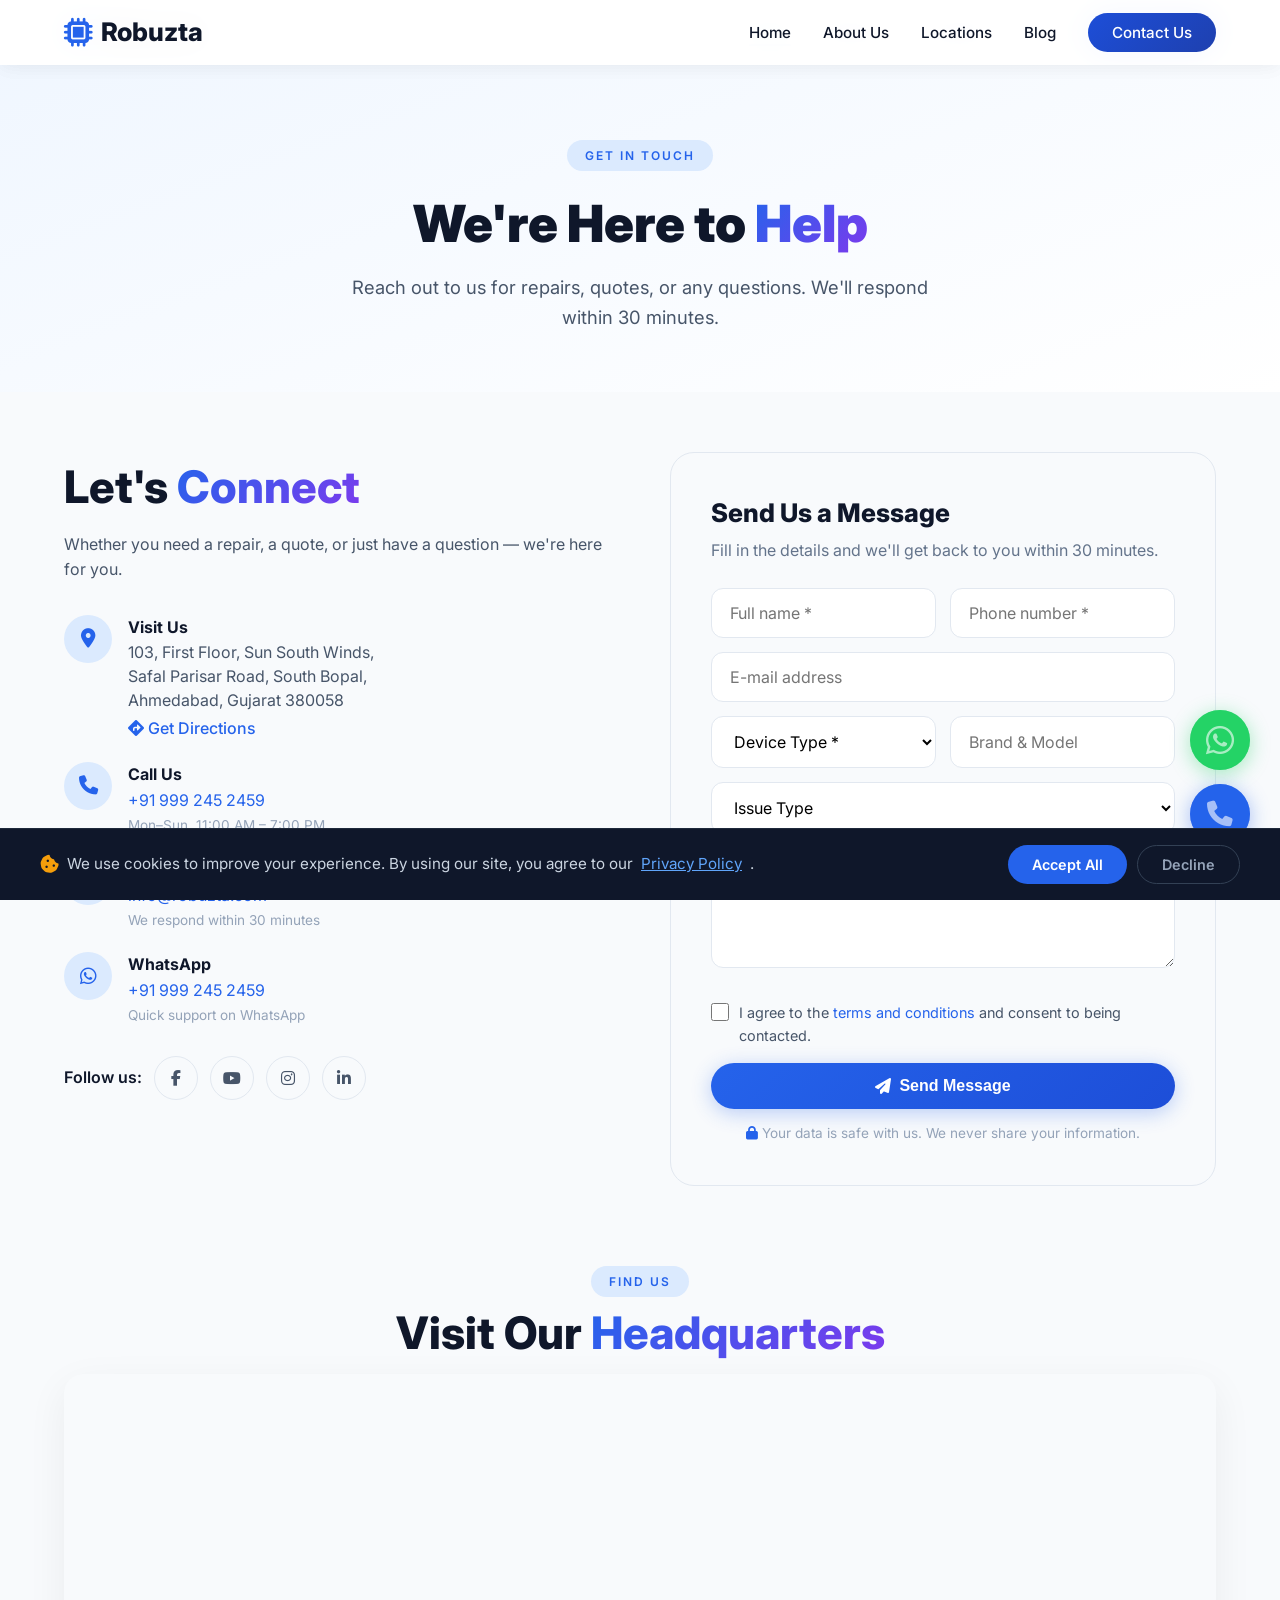
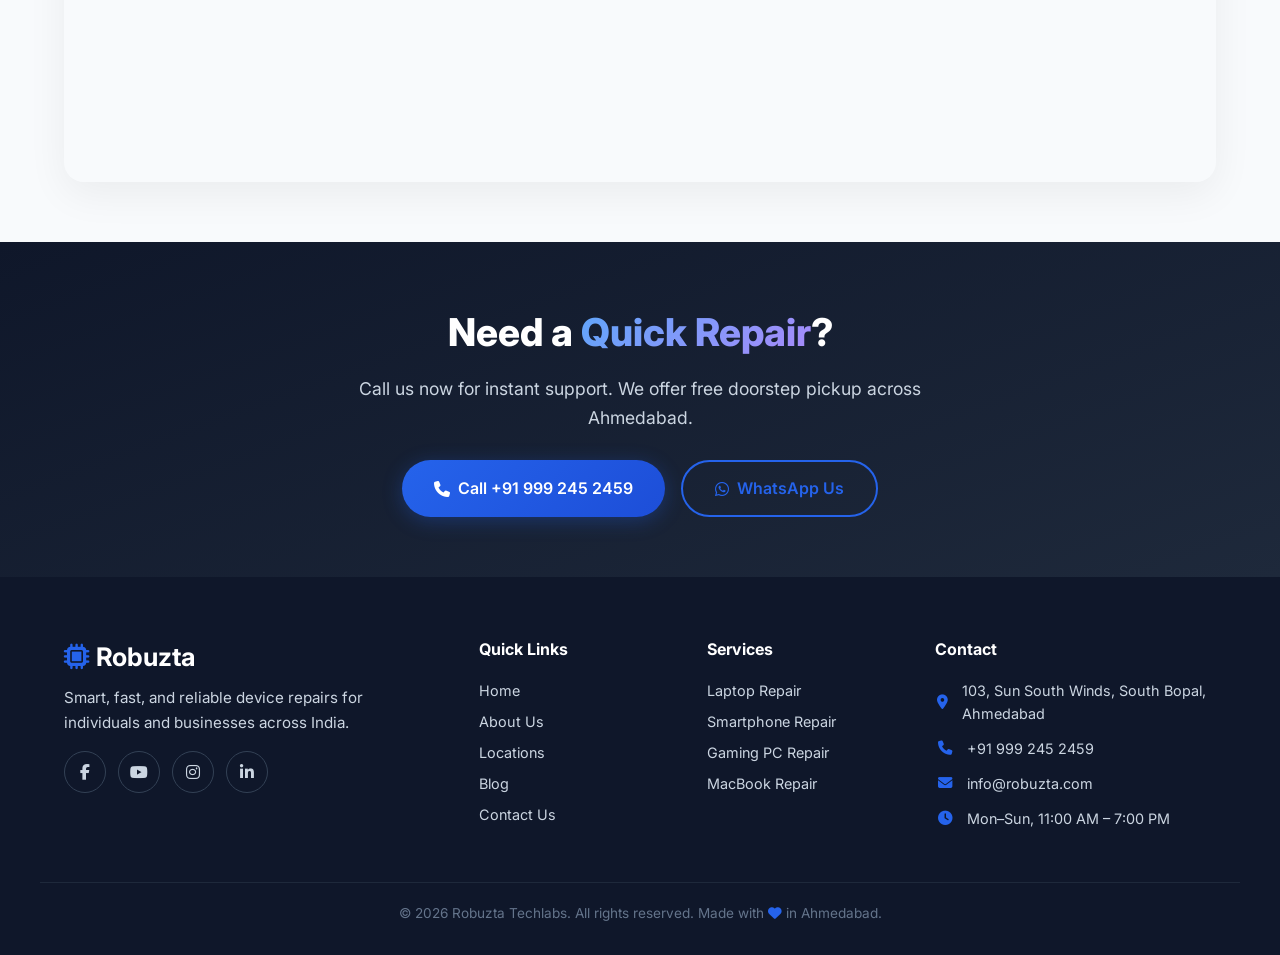
<file: contact.html>
<!DOCTYPE html>
<html lang="en">
<head>
    <meta charset="UTF-8" />
    <meta name="viewport" content="width=device-width, initial-scale=1.0" />
    <title>Contact Us - Robuzta Techlabs | Book Your Device Repair</title>
    <meta name="description" content="Contact Robuzta Techlabs for expert laptop, mobile, and MacBook repair. Call +91 999 245 2459, email info@robuzta.com, or visit us in Ahmedabad." />
    <link rel="canonical" href="https://robuzta.com/contact-us/" />
    
    <meta property="og:title" content="Contact Us - Robuzta Techlabs" />
    <meta property="og:description" content="Contact Robuzta Techlabs for expert device repair. Call +91 999 245 2459 or visit us in Ahmedabad." />
    <meta property="og:url" content="https://robuzta.com/contact-us/" />
    <meta property="og:type" content="website" />
    <meta property="og:image" content="https://robuzta.com/wp-content/uploads/2025/07/Robuzta-Logo-1024x281.png" />
    
    <script type="application/ld+json">
    {
        "@context": "https://schema.org",
        "@type": "ContactPage",
        "name": "Contact Robuzta Techlabs",
        "description": "Contact Robuzta Techlabs for expert device repair services.",
        "url": "https://robuzta.com/contact-us/",
        "mainEntity": {
            "@type": "Organization",
            "name": "Robuzta Techlabs",
            "telephone": "+91-999-245-2459",
            "email": "info@robuzta.com",
            "address": {
                "@type": "PostalAddress",
                "streetAddress": "103, First Floor, Sun South Winds, Safal Parisar Road",
                "addressLocality": "South Bopal, Ahmedabad",
                "addressRegion": "Gujarat",
                "postalCode": "380058"
            }
        }
    }
    </script>
    
    <link rel="preconnect" href="https://fonts.googleapis.com" />
    <link rel="preconnect" href="https://fonts.gstatic.com" crossorigin />
    <link href="https://fonts.googleapis.com/css2?family=Inter:wght@400;500;600;700;800;900&display=swap" rel="stylesheet" />
    <link rel="stylesheet" href="https://cdnjs.cloudflare.com/ajax/libs/font-awesome/6.5.1/css/all.min.css" />
    <link rel="stylesheet" href="css/style.css" />
</head>
<body>
<!-- ===== FLOATING WHATSAPP BUTTON ===== -->
    <a href="https://wa.me/919992452459" target="_blank" class="whatsapp-float" aria-label="Chat on WhatsApp">
        <i class="fab fa-whatsapp"></i>
    </a>

    <!-- ===== FLOATING CALL BUTTON ===== -->
    <a href="tel:+919992452459" class="call-float" aria-label="Call us">
        <i class="fas fa-phone"></i>
    </a>

    <!-- ===== BACK TO TOP BUTTON ===== -->
    <button class="back-to-top" id="backToTop" aria-label="Back to top">
        <i class="fas fa-arrow-up"></i>
    </button>

    <!-- ===== COOKIE CONSENT BANNER ===== -->
    <div class="cookie-banner" id="cookieBanner">
        <div class="cookie-content">
            <p><i class="fas fa-cookie-bite"></i> We use cookies to improve your experience. By using our site, you agree to our <a href="#">Privacy Policy</a>.</p>
            <div class="cookie-actions">
                <button class="cookie-btn accept" id="acceptCookies">Accept All</button>
                <button class="cookie-btn decline" id="declineCookies">Decline</button>
            </div>
        </div>
    </div>

    <!-- ===== SCROLL PROGRESS BAR ===== -->
    <div class="progress-bar" id="progressBar"></div>
    <!-- ===== HEADER ===== -->
    <header class="header" id="header">
        <div class="container navbar">
            <a href="index.html" class="logo">
                <i class="fas fa-microchip"></i>
                <span>Robuzta</span>
            </a>
            <ul class="nav-links" id="navLinks">
                <li><a href="index.html" class="active">Home</a></li>
                <li><a href="about.html">About Us</a></li>
                <li><a href="locations.html">Locations</a></li>
                <li><a href="blog.html">Blog</a></li>
                <li><a href="contact.html" class="nav-cta">Contact Us</a></li>
            </ul>
            <div class="hamburger" id="hamburger">
                <span></span>
                <span></span>
                <span></span>
            </div>
        </div>
    </header>
    <!-- ===== HEADER ===== -->
    <header class="header" id="header">
        <div class="container navbar">
            <a href="index.html" class="logo">
                <i class="fas fa-microchip"></i>
                <span>Robuzta</span>
            </a>
            <ul class="nav-links" id="navLinks">
                <li><a href="index.html">Home</a></li>
                <li><a href="about.html">About Us</a></li>
                <li><a href="locations.html">Locations</a></li>
                <li><a href="blog.html">Blog</a></li>
                <li><a href="contact.html" class="nav-cta active">Contact Us</a></li>
            </ul>
            <div class="hamburger" id="hamburger">
                <span></span>
                <span></span>
                <span></span>
            </div>
        </div>
    </header>

    <!-- ===== PAGE HERO ===== -->
    <section class="page-hero">
        <div class="container text-center">
            <span class="section-badge">Get in Touch</span>
            <h1>We're Here to <span class="highlight">Help</span></h1>
            <p>Reach out to us for repairs, quotes, or any questions. We'll respond within 30 minutes.</p>
        </div>
    </section>

    <!-- ===== CONTACT SECTION ===== -->
    <section class="contact-page">
        <div class="container">
            <div class="contact-grid-full">
                <!-- Left: Contact Info -->
                <div class="contact-info-block fade-up">
                    <h2>Let's <span class="highlight">Connect</span></h2>
                    <p class="contact-intro">Whether you need a repair, a quote, or just have a question — we're here for you.</p>
                    
                    <div class="contact-details">
                        <div class="contact-item">
                            <div class="contact-icon"><i class="fas fa-map-marker-alt"></i></div>
                            <div>
                                <strong>Visit Us</strong>
                                <p>103, First Floor, Sun South Winds,</p>
                                <p>Safal Parisar Road, South Bopal,</p>
                                <p>Ahmedabad, Gujarat 380058</p>
                                <a href="https://www.google.com/maps/search/?api=1&query=23.015813,72.468464" target="_blank" style="color:#2563eb; font-weight:500; display:inline-block; margin-top:4px;">
                                    <i class="fas fa-directions"></i> Get Directions
                                </a>
                            </div>
                        </div>
                        <div class="contact-item">
                            <div class="contact-icon"><i class="fas fa-phone"></i></div>
                            <div>
                                <strong>Call Us</strong>
                                <p><a href="tel:+919992452459">+91 999 245 2459</a></p>
                                <span style="font-size:0.85rem; color:#94a3b8;">Mon–Sun, 11:00 AM – 7:00 PM</span>
                            </div>
                        </div>
                        <div class="contact-item">
                            <div class="contact-icon"><i class="fas fa-envelope"></i></div>
                            <div>
                                <strong>Email Us</strong>
                                <p><a href="mailto:info@robuzta.com">info@robuzta.com</a></p>
                                <span style="font-size:0.85rem; color:#94a3b8;">We respond within 30 minutes</span>
                            </div>
                        </div>
                        <div class="contact-item">
                            <div class="contact-icon"><i class="fab fa-whatsapp"></i></div>
                            <div>
                                <strong>WhatsApp</strong>
                                <p><a href="https://wa.me/919992452459" target="_blank">+91 999 245 2459</a></p>
                                <span style="font-size:0.85rem; color:#94a3b8;">Quick support on WhatsApp</span>
                            </div>
                        </div>
                    </div>

                    <div class="contact-social">
                        <span>Follow us:</span>
                        <a href="https://www.facebook.com/robuztatechlabs/" target="_blank" aria-label="Facebook"><i class="fab fa-facebook-f"></i></a>
                        <a href="https://www.youtube.com/@robuztatechlabs/" target="_blank" aria-label="YouTube"><i class="fab fa-youtube"></i></a>
                        <a href="https://www.instagram.com/robuztatechlabs/" target="_blank" aria-label="Instagram"><i class="fab fa-instagram"></i></a>
                        <a href="https://in.linkedin.com/company/robuzta-techlabs" target="_blank" aria-label="LinkedIn"><i class="fab fa-linkedin-in"></i></a>
                    </div>
                </div>

                <!-- Right: Contact Form -->
                <div class="contact-form-block fade-up delay-2">
                    <h3>Send Us a Message</h3>
                    <p class="form-subtitle">Fill in the details and we'll get back to you within 30 minutes.</p>
                    <form id="contactForm">
                        <div class="row">
                            <input type="text" placeholder="Full name *" required />
                            <input type="tel" placeholder="Phone number *" required />
                        </div>
                        <input type="email" placeholder="E-mail address" />
                        <div class="row">
                            <select required>
                                <option value="">Device Type *</option>
                                <option>Laptop</option>
                                <option>MacBook</option>
                                <option>iPhone</option>
                                <option>Mobile (Android)</option>
                                <option>Tablet</option>
                                <option>Desktop / Gaming PC</option>
                                <option>Microsoft Surface</option>
                                <option>Other</option>
                            </select>
                            <input type="text" placeholder="Brand &amp; Model" />
                        </div>
                        <select>
                            <option value="">Issue Type</option>
                            <option>Screen / Display Issue</option>
                            <option>Battery Issue</option>
                            <option>Charging Issue</option>
                            <option>Water / Liquid Damage</option>
                            <option>Slow Performance</option>
                            <option>Data Recovery</option>
                            <option>Motherboard Repair</option>
                            <option>Other</option>
                        </select>
                        <textarea placeholder="Describe the issue in detail..." rows="4"></textarea>
                        <div class="form-row-checkbox">
                            <input type="checkbox" id="agree" required />
                            <label for="agree">I agree to the <a href="#" style="color:#2563eb;">terms and conditions</a> and consent to being contacted.</label>
                        </div>
                        <button type="submit" class="btn-primary"><i class="fas fa-paper-plane"></i> Send Message</button>
                    </form>
                    <p class="form-note"><i class="fas fa-lock" style="color:#2563eb;"></i> Your data is safe with us. We never share your information.</p>
                </div>
            </div>
        </div>
    </section>

    <!-- ===== MAP ===== -->
    <section class="map-section">
        <div class="container">
            <div class="text-center" style="margin-bottom: 16px;">
                <span class="section-badge">Find Us</span>
                <h2 class="section-title">Visit Our <span class="highlight">Headquarters</span></h2>
            </div>
            <div class="map-wrapper">
                <iframe 
                    src="https://www.google.com/maps/embed?pb=!1m18!1m12!1m3!1d2945.123456789!2d72.468464!3d23.015813!2m3!1f0!2f0!3f0!3m2!1i1024!2i768!4f13.1!3m3!1m2!1s0x0%3A0x0!2zMjPCsDAwJzU2LjkiTiA3MsKwMjgnMDYuNSJF!5e0!3m2!1sen!2sin!4v1234567890" 
                    width="100%" 
                    height="400" 
                    style="border:0; border-radius:20px;" 
                    allowfullscreen="" 
                    loading="lazy" 
                    referrerpolicy="no-referrer-when-downgrade">
                </iframe>
            </div>
        </div>
    </section>

    <!-- ===== CTA SECTION ===== -->
    <section class="cta-section">
        <div class="container text-center">
            <h2>Need a <span class="highlight">Quick Repair</span>?</h2>
            <p>Call us now for instant support. We offer free doorstep pickup across Ahmedabad.</p>
            <div style="display: flex; gap: 16px; justify-content: center; flex-wrap: wrap;">
                <a href="tel:+919992452459" class="btn-primary"><i class="fas fa-phone"></i> Call +91 999 245 2459</a>
                <a href="https://wa.me/919992452459" target="_blank" class="btn-secondary"><i class="fab fa-whatsapp"></i> WhatsApp Us</a>
            </div>
        </div>
    </section>

    <!-- ===== FOOTER ===== -->
    <footer class="footer">
        <div class="container footer-grid">
            <div class="footer-brand">
                <h3><i class="fas fa-microchip"></i> Robuzta</h3>
                <p>Smart, fast, and reliable device repairs for individuals and businesses across India.</p>
                <div class="footer-social">
                    <a href="https://www.facebook.com/robuztatechlabs/" target="_blank"><i class="fab fa-facebook-f"></i></a>
                    <a href="https://www.youtube.com/@robuztatechlabs/" target="_blank"><i class="fab fa-youtube"></i></a>
                    <a href="https://www.instagram.com/robuztatechlabs/" target="_blank"><i class="fab fa-instagram"></i></a>
                    <a href="https://in.linkedin.com/company/robuzta-techlabs" target="_blank"><i class="fab fa-linkedin-in"></i></a>
                </div>
            </div>
            <div class="footer-links">
                <h4>Quick Links</h4>
                <a href="index.html">Home</a>
                <a href="about.html">About Us</a>
                <a href="locations.html">Locations</a>
                <a href="blog.html">Blog</a>
                <a href="contact.html">Contact Us</a>
            </div>
            <div class="footer-links">
                <h4>Services</h4>
                <a href="index.html#services">Laptop Repair</a>
                <a href="index.html#services">Smartphone Repair</a>
                <a href="index.html#services">Gaming PC Repair</a>
                <a href="index.html#services">MacBook Repair</a>
            </div>
            <div>
                <h4 style="color:#fff; font-size:1rem; margin-bottom:16px;">Contact</h4>
                <ul class="footer-contact">
                    <li><i class="fas fa-map-marker-alt"></i> 103, Sun South Winds, South Bopal, Ahmedabad</li>
                    <li><i class="fas fa-phone"></i> <a href="tel:+919992452459">+91 999 245 2459</a></li>
                    <li><i class="fas fa-envelope"></i> <a href="mailto:info@robuzta.com">info@robuzta.com</a></li>
                    <li><i class="fas fa-clock"></i> Mon–Sun, 11:00 AM – 7:00 PM</li>
                </ul>
            </div>
        </div>
        <div class="container footer-bottom">
            <p>© 2026 Robuzta Techlabs. All rights reserved. Made with <i class="fas fa-heart" style="color:#2563eb;"></i> in Ahmedabad.</p>
        </div>
    </footer>

    <script src="js/script.js"></script>
</body>
</html>
</file>
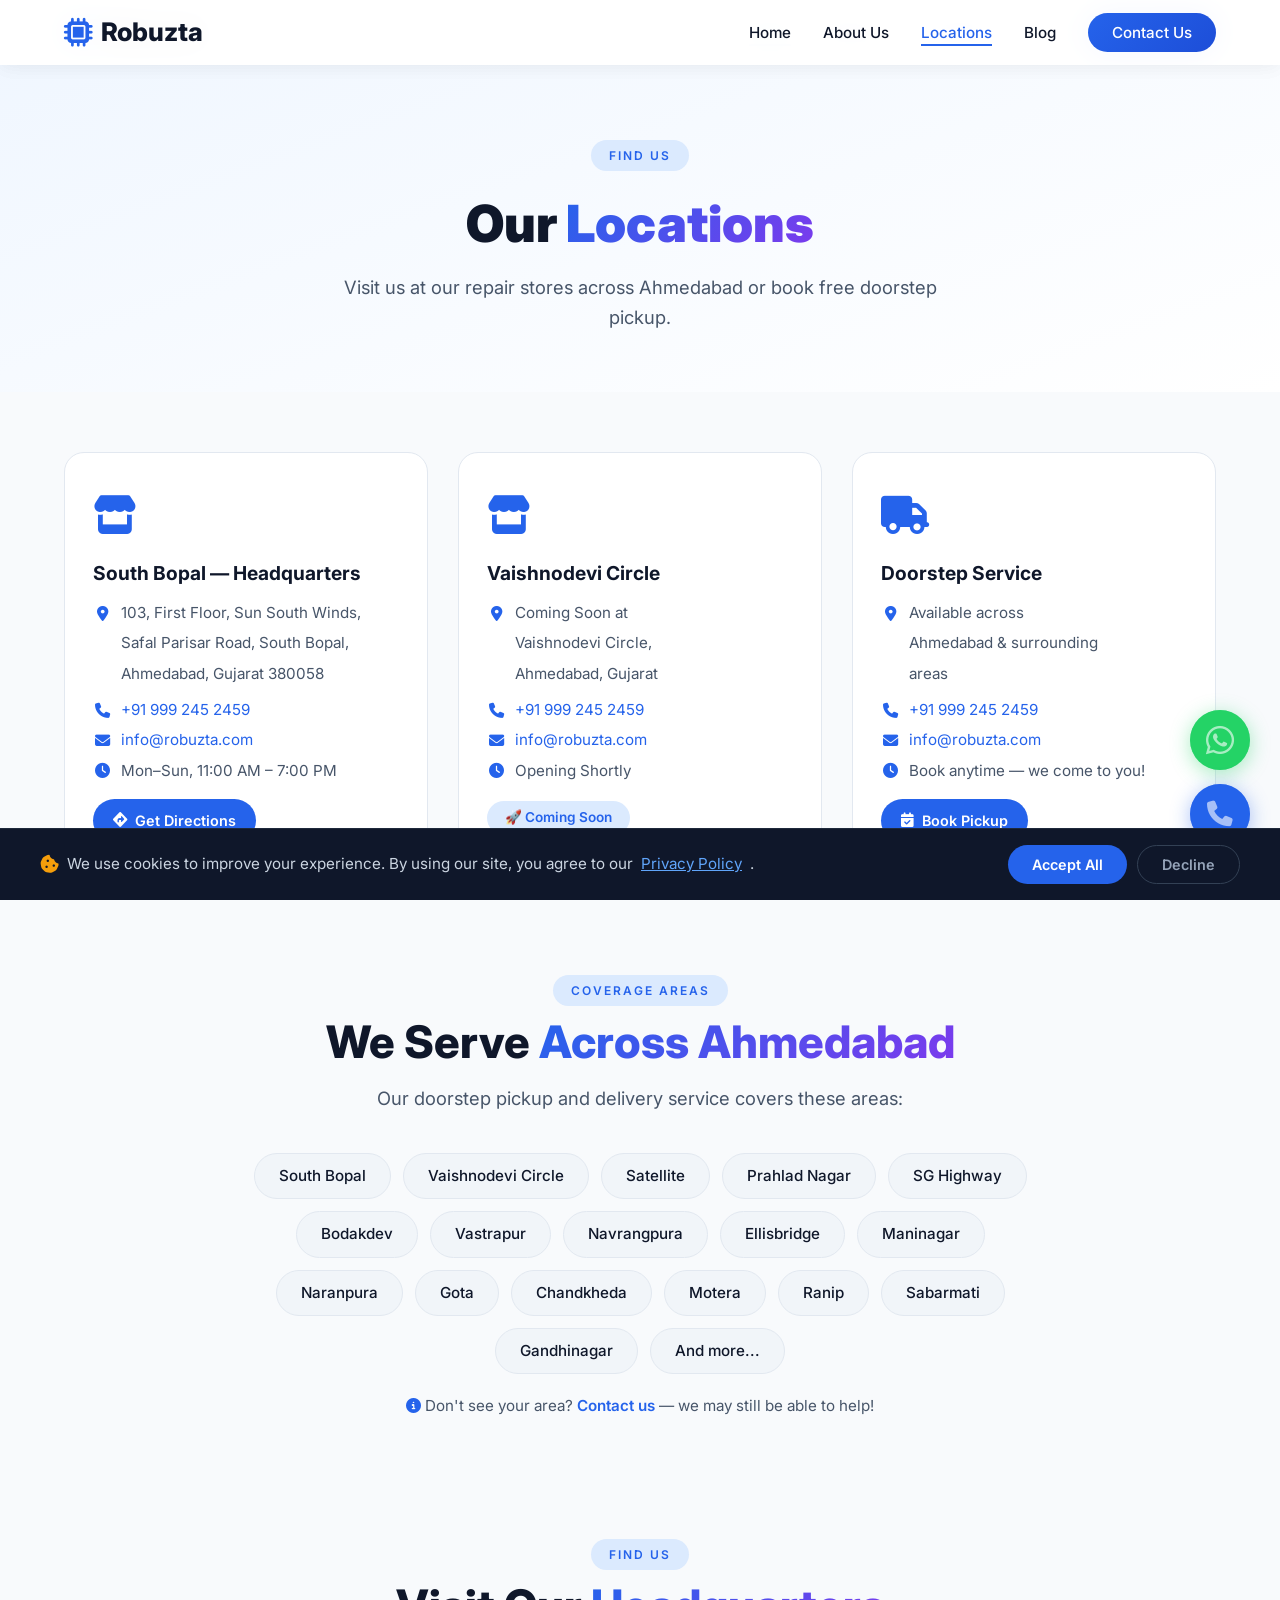
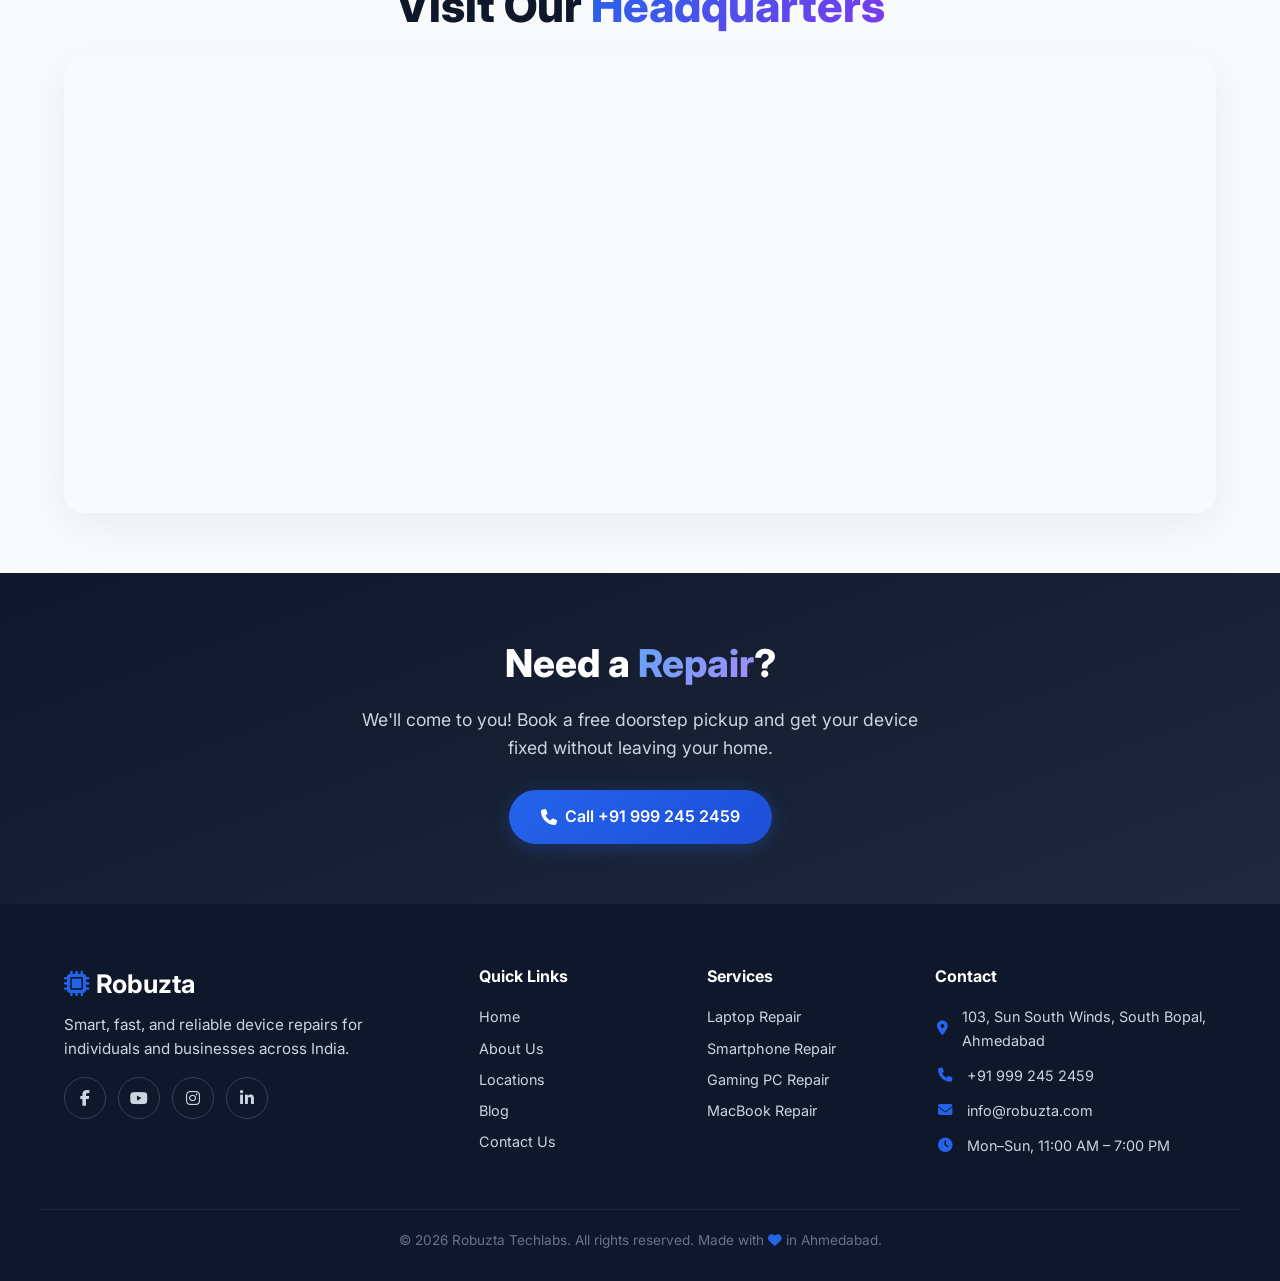
<file: locations.html>
<!DOCTYPE html>
<html lang="en">
<head>
    <meta charset="UTF-8" />
    <meta name="viewport" content="width=device-width, initial-scale=1.0" />
    <title>Locations - Robuzta Techlabs | Device Repair Stores in Ahmedabad</title>
    <meta name="description" content="Find Robuzta Techlabs repair stores in Ahmedabad. Visit our headquarters at South Bopal or book free doorstep pickup across the city." />
    <link rel="canonical" href="https://robuzta.com/locations/" />
    
    <meta property="og:title" content="Locations - Robuzta Techlabs" />
    <meta property="og:description" content="Find Robuzta Techlabs repair stores in Ahmedabad. South Bopal headquarters and free doorstep pickup." />
    <meta property="og:url" content="https://robuzta.com/locations/" />
    <meta property="og:type" content="website" />
    <meta property="og:image" content="https://robuzta.com/wp-content/uploads/2025/07/Robuzta-Logo-1024x281.png" />
    
    <script type="application/ld+json">
    {
        "@context": "https://schema.org",
        "@type": "Store",
        "name": "Robuzta Techlabs - South Bopal",
        "address": {
            "@type": "PostalAddress",
            "streetAddress": "103, First Floor, Sun South Winds, Safal Parisar Road",
            "addressLocality": "South Bopal, Ahmedabad",
            "addressRegion": "Gujarat",
            "postalCode": "380058"
        },
        "telephone": "+91-999-245-2459",
        "openingHours": "Mo-Su 11:00-19:00"
    }
    </script>
    
    <link rel="preconnect" href="https://fonts.googleapis.com" />
    <link rel="preconnect" href="https://fonts.gstatic.com" crossorigin />
    <link href="https://fonts.googleapis.com/css2?family=Inter:wght@400;500;600;700;800;900&display=swap" rel="stylesheet" />
    <link rel="stylesheet" href="https://cdnjs.cloudflare.com/ajax/libs/font-awesome/6.5.1/css/all.min.css" />
    <link rel="stylesheet" href="css/style.css" />
</head>
<body>
<!-- ===== FLOATING WHATSAPP BUTTON ===== -->
    <a href="https://wa.me/919992452459" target="_blank" class="whatsapp-float" aria-label="Chat on WhatsApp">
        <i class="fab fa-whatsapp"></i>
    </a>

    <!-- ===== FLOATING CALL BUTTON ===== -->
    <a href="tel:+919992452459" class="call-float" aria-label="Call us">
        <i class="fas fa-phone"></i>
    </a>

    <!-- ===== BACK TO TOP BUTTON ===== -->
    <button class="back-to-top" id="backToTop" aria-label="Back to top">
        <i class="fas fa-arrow-up"></i>
    </button>

    <!-- ===== COOKIE CONSENT BANNER ===== -->
    <div class="cookie-banner" id="cookieBanner">
        <div class="cookie-content">
            <p><i class="fas fa-cookie-bite"></i> We use cookies to improve your experience. By using our site, you agree to our <a href="#">Privacy Policy</a>.</p>
            <div class="cookie-actions">
                <button class="cookie-btn accept" id="acceptCookies">Accept All</button>
                <button class="cookie-btn decline" id="declineCookies">Decline</button>
            </div>
        </div>
    </div>

    <!-- ===== SCROLL PROGRESS BAR ===== -->
    <div class="progress-bar" id="progressBar"></div>
    <!-- ===== HEADER ===== -->
    <header class="header" id="header">
        <div class="container navbar">
            <a href="index.html" class="logo">
                <i class="fas fa-microchip"></i>
                <span>Robuzta</span>
            </a>
            <ul class="nav-links" id="navLinks">
                <li><a href="index.html" class="active">Home</a></li>
                <li><a href="about.html">About Us</a></li>
                <li><a href="locations.html">Locations</a></li>
                <li><a href="blog.html">Blog</a></li>
                <li><a href="contact.html" class="nav-cta">Contact Us</a></li>
            </ul>
            <div class="hamburger" id="hamburger">
                <span></span>
                <span></span>
                <span></span>
            </div>
        </div>
    </header>
    <!-- ===== HEADER ===== -->
    <header class="header" id="header">
        <div class="container navbar">
            <a href="index.html" class="logo">
                <i class="fas fa-microchip"></i>
                <span>Robuzta</span>
            </a>
            <ul class="nav-links" id="navLinks">
                <li><a href="index.html">Home</a></li>
                <li><a href="about.html">About Us</a></li>
                <li><a href="locations.html" class="active">Locations</a></li>
                <li><a href="blog.html">Blog</a></li>
                <li><a href="contact.html" class="nav-cta">Contact Us</a></li>
            </ul>
            <div class="hamburger" id="hamburger">
                <span></span>
                <span></span>
                <span></span>
            </div>
        </div>
    </header>

    <!-- ===== PAGE HERO ===== -->
    <section class="page-hero">
        <div class="container text-center">
            <span class="section-badge">Find Us</span>
            <h1>Our <span class="highlight">Locations</span></h1>
            <p>Visit us at our repair stores across Ahmedabad or book free doorstep pickup.</p>
        </div>
    </section>

    <!-- ===== LOCATIONS GRID ===== -->
    <section class="locations-page">
        <div class="container">
            <div class="locations-grid">
                <!-- Location 1: South Bopal -->
                <div class="location-card fade-up">
                    <div class="location-icon"><i class="fas fa-store"></i></div>
                    <h3>South Bopal — Headquarters</h3>
                    <div class="location-address">
                        <p><i class="fas fa-map-marker-alt"></i> 103, First Floor, Sun South Winds,</p>
                        <p style="padding-left: 28px;">Safal Parisar Road, South Bopal,</p>
                        <p style="padding-left: 28px;">Ahmedabad, Gujarat 380058</p>
                    </div>
                    <p><i class="fas fa-phone"></i> <a href="tel:+919992452459">+91 999 245 2459</a></p>
                    <p><i class="fas fa-envelope"></i> <a href="mailto:info@robuzta.com">info@robuzta.com</a></p>
                    <p><i class="fas fa-clock"></i> Mon–Sun, 11:00 AM – 7:00 PM</p>
                    <div class="location-actions">
                        <a href="https://www.google.com/maps/search/?api=1&query=23.015813,72.468464" target="_blank" class="btn-location">
                            <i class="fas fa-directions"></i> Get Directions
                        </a>
                    </div>
                </div>

                <!-- Location 2: Vaishnodevi Circle -->
                <div class="location-card fade-up delay-1">
                    <div class="location-icon"><i class="fas fa-store"></i></div>
                    <h3>Vaishnodevi Circle</h3>
                    <div class="location-address">
                        <p><i class="fas fa-map-marker-alt"></i> Coming Soon at</p>
                        <p style="padding-left: 28px;">Vaishnodevi Circle,</p>
                        <p style="padding-left: 28px;">Ahmedabad, Gujarat</p>
                    </div>
                    <p><i class="fas fa-phone"></i> <a href="tel:+919992452459">+91 999 245 2459</a></p>
                    <p><i class="fas fa-envelope"></i> <a href="mailto:info@robuzta.com">info@robuzta.com</a></p>
                    <p><i class="fas fa-clock"></i> Opening Shortly</p>
                    <div class="badge-coming">🚀 Coming Soon</div>
                </div>

                <!-- Location 3: Doorstep Service -->
                <div class="location-card fade-up delay-2">
                    <div class="location-icon"><i class="fas fa-truck"></i></div>
                    <h3>Doorstep Service</h3>
                    <div class="location-address">
                        <p><i class="fas fa-map-marker-alt"></i> Available across</p>
                        <p style="padding-left: 28px;">Ahmedabad &amp; surrounding</p>
                        <p style="padding-left: 28px;">areas</p>
                    </div>
                    <p><i class="fas fa-phone"></i> <a href="tel:+919992452459">+91 999 245 2459</a></p>
                    <p><i class="fas fa-envelope"></i> <a href="mailto:info@robuzta.com">info@robuzta.com</a></p>
                    <p><i class="fas fa-clock"></i> Book anytime — we come to you!</p>
                    <div class="location-actions">
                        <a href="contact.html" class="btn-location">
                            <i class="fas fa-calendar-check"></i> Book Pickup
                        </a>
                    </div>
                </div>
            </div>
        </div>
    </section>

    <!-- ===== COVERAGE AREAS ===== -->
    <section class="coverage">
        <div class="container text-center">
            <span class="section-badge">Coverage Areas</span>
            <h2 class="section-title">We Serve <span class="highlight">Across Ahmedabad</span></h2>
            <p class="section-subtitle">Our doorstep pickup and delivery service covers these areas:</p>
            <div class="coverage-grid">
                <span class="coverage-tag">South Bopal</span>
                <span class="coverage-tag">Vaishnodevi Circle</span>
                <span class="coverage-tag">Satellite</span>
                <span class="coverage-tag">Prahlad Nagar</span>
                <span class="coverage-tag">SG Highway</span>
                <span class="coverage-tag">Bodakdev</span>
                <span class="coverage-tag">Vastrapur</span>
                <span class="coverage-tag">Navrangpura</span>
                <span class="coverage-tag">Ellisbridge</span>
                <span class="coverage-tag">Maninagar</span>
                <span class="coverage-tag">Naranpura</span>
                <span class="coverage-tag">Gota</span>
                <span class="coverage-tag">Chandkheda</span>
                <span class="coverage-tag">Motera</span>
                <span class="coverage-tag">Ranip</span>
                <span class="coverage-tag">Sabarmati</span>
                <span class="coverage-tag">Gandhinagar</span>
                <span class="coverage-tag">And more...</span>
            </div>
            <p style="color:#475569; margin-top: 20px; font-size: 0.95rem;">
                <i class="fas fa-info-circle" style="color:#2563eb;"></i> 
                Don't see your area? <a href="contact.html" style="color:#2563eb; font-weight:600;">Contact us</a> — we may still be able to help!
            </p>
        </div>
    </section>

    <!-- ===== MAP ===== -->
    <section class="map-section">
        <div class="container">
            <div class="text-center" style="margin-bottom: 24px;">
                <span class="section-badge">Find Us</span>
                <h2 class="section-title">Visit Our <span class="highlight">Headquarters</span></h2>
            </div>
            <div class="map-wrapper">
                <iframe 
                    src="https://www.google.com/maps/embed?pb=!1m18!1m12!1m3!1d2945.123456789!2d72.468464!3d23.015813!2m3!1f0!2f0!3f0!3m2!1i1024!2i768!4f13.1!3m3!1m2!1s0x0%3A0x0!2zMjPCsDAwJzU2LjkiTiA3MsKwMjgnMDYuNSJF!5e0!3m2!1sen!2sin!4v1234567890" 
                    width="100%" 
                    height="450" 
                    style="border:0; border-radius:20px;" 
                    allowfullscreen="" 
                    loading="lazy" 
                    referrerpolicy="no-referrer-when-downgrade">
                </iframe>
            </div>
        </div>
    </section>

    <!-- ===== CTA SECTION ===== -->
    <section class="cta-section">
        <div class="container text-center">
            <h2>Need a <span class="highlight">Repair</span>?</h2>
            <p>We'll come to you! Book a free doorstep pickup and get your device fixed without leaving your home.</p>
            <a href="contact.html" class="btn-primary"><i class="fas fa-phone"></i> Call +91 999 245 2459</a>
        </div>
    </section>

    <!-- ===== FOOTER ===== -->
    <footer class="footer">
        <div class="container footer-grid">
            <div class="footer-brand">
                <h3><i class="fas fa-microchip"></i> Robuzta</h3>
                <p>Smart, fast, and reliable device repairs for individuals and businesses across India.</p>
                <div class="footer-social">
                    <a href="https://www.facebook.com/robuztatechlabs/" target="_blank"><i class="fab fa-facebook-f"></i></a>
                    <a href="https://www.youtube.com/@robuztatechlabs/" target="_blank"><i class="fab fa-youtube"></i></a>
                    <a href="https://www.instagram.com/robuztatechlabs/" target="_blank"><i class="fab fa-instagram"></i></a>
                    <a href="https://in.linkedin.com/company/robuzta-techlabs" target="_blank"><i class="fab fa-linkedin-in"></i></a>
                </div>
            </div>
            <div class="footer-links">
                <h4>Quick Links</h4>
                <a href="index.html">Home</a>
                <a href="about.html">About Us</a>
                <a href="locations.html">Locations</a>
                <a href="blog.html">Blog</a>
                <a href="contact.html">Contact Us</a>
            </div>
            <div class="footer-links">
                <h4>Services</h4>
                <a href="index.html#services">Laptop Repair</a>
                <a href="index.html#services">Smartphone Repair</a>
                <a href="index.html#services">Gaming PC Repair</a>
                <a href="index.html#services">MacBook Repair</a>
            </div>
            <div>
                <h4 style="color:#fff; font-size:1rem; margin-bottom:16px;">Contact</h4>
                <ul class="footer-contact">
                    <li><i class="fas fa-map-marker-alt"></i> 103, Sun South Winds, South Bopal, Ahmedabad</li>
                    <li><i class="fas fa-phone"></i> <a href="tel:+919992452459">+91 999 245 2459</a></li>
                    <li><i class="fas fa-envelope"></i> <a href="mailto:info@robuzta.com">info@robuzta.com</a></li>
                    <li><i class="fas fa-clock"></i> Mon–Sun, 11:00 AM – 7:00 PM</li>
                </ul>
            </div>
        </div>
        <div class="container footer-bottom">
            <p>© 2026 Robuzta Techlabs. All rights reserved. Made with <i class="fas fa-heart" style="color:#2563eb;"></i> in Ahmedabad.</p>
        </div>
    </footer>

    <script src="js/script.js"></script>
</body>
</html>
</file>
<file: css/style.css>
/* ============================================================
   ADVANCED FEATURES
   ============================================================ */

/* ---- SCROLL PROGRESS BAR ---- */
.progress-bar {
    position: fixed;
    top: 0;
    left: 0;
    height: 4px;
    background: linear-gradient(90deg, #2563eb, #7c3aed);
    z-index: 9999;
    width: 0%;
    transition: width 0.1s ease-out;
}

/* ---- FLOATING WHATSAPP BUTTON ---- */
.whatsapp-float {
    position: fixed;
    bottom: 120px;
    right: 24px;
    width: 60px;
    height: 60px;
    background: #25D366;
    color: #fff;
    border-radius: 50%;
    display: flex;
    align-items: center;
    justify-content: center;
    font-size: 2rem;
    box-shadow: 0 4px 20px rgba(37, 211, 102, 0.4);
    z-index: 999;
    transition: transform 0.3s, box-shadow 0.3s;
    text-decoration: none !important;
}
.whatsapp-float:hover {
    transform: scale(1.1) rotate(-5deg);
    box-shadow: 0 8px 30px rgba(37, 211, 102, 0.5);
    color: #fff;
}
.whatsapp-float .pulse {
    position: absolute;
    width: 100%;
    height: 100%;
    border-radius: 50%;
    background: #25D366;
    opacity: 0.4;
    animation: pulse-whatsapp 2s ease-in-out infinite;
}
@keyframes pulse-whatsapp {
    0% {
        transform: scale(1);
        opacity: 0.4;
    }
    100% {
        transform: scale(1.6);
        opacity: 0;
    }
}

/* ---- FLOATING CALL BUTTON ---- */
.call-float {
    position: fixed;
    bottom: 52px;
    right: 24px;
    width: 60px;
    height: 60px;
    background: #2563eb;
    color: #fff;
    border-radius: 50%;
    display: flex;
    align-items: center;
    justify-content: center;
    font-size: 1.6rem;
    box-shadow: 0 4px 20px rgba(37, 99, 235, 0.4);
    z-index: 999;
    transition: transform 0.3s, box-shadow 0.3s;
    text-decoration: none !important;
}
.call-float:hover {
    transform: scale(1.1);
    box-shadow: 0 8px 30px rgba(37, 99, 235, 0.5);
    color: #fff;
}
.call-float .pulse {
    position: absolute;
    width: 100%;
    height: 100%;
    border-radius: 50%;
    background: #2563eb;
    opacity: 0.4;
    animation: pulse-call 2s ease-in-out infinite;
}
@keyframes pulse-call {
    0% {
        transform: scale(1);
        opacity: 0.4;
    }
    100% {
        transform: scale(1.6);
        opacity: 0;
    }
}

@media (min-width: 769px) {
    .whatsapp-float,
    .call-float {
        right: 30px;
    }
    .whatsapp-float {
        bottom: 130px;
    }
    .call-float {
        bottom: 56px;
    }
}

/* ---- BACK TO TOP BUTTON ---- */
.back-to-top {
    position: fixed;
    bottom: 200px;
    right: 24px;
    width: 50px;
    height: 50px;
    background: #0f172a;
    color: #fff;
    border: none;
    border-radius: 50%;
    font-size: 1.2rem;
    cursor: pointer;
    z-index: 998;
    opacity: 0;
    visibility: hidden;
    transform: translateY(20px);
    transition: all 0.4s ease;
    box-shadow: 0 4px 15px rgba(0, 0, 0, 0.15);
}
.back-to-top.visible {
    opacity: 1;
    visibility: visible;
    transform: translateY(0);
}
.back-to-top:hover {
    background: #2563eb;
    transform: translateY(-4px);
    box-shadow: 0 8px 25px rgba(37, 99, 235, 0.3);
}
@media (min-width: 769px) {
    .back-to-top {
        right: 30px;
        bottom: 220px;
    }
}

/* ---- COOKIE CONSENT BANNER ---- */
.cookie-banner {
    position: fixed;
    bottom: 0;
    left: 0;
    width: 100%;
    background: #0f172a;
    color: #cbd5e1;
    padding: 16px 24px;
    z-index: 9999;
    transform: translateY(100%);
    transition: transform 0.5s cubic-bezier(0.22, 1, 0.36, 1);
    border-top: 1px solid #1e293b;
}
.cookie-banner.show {
    transform: translateY(0);
}
.cookie-content {
    max-width: 1200px;
    margin: 0 auto;
    display: flex;
    align-items: center;
    justify-content: space-between;
    gap: 16px;
    flex-wrap: wrap;
}
.cookie-content p {
    font-size: 0.95rem;
    color: #cbd5e1;
    margin: 0;
    display: flex;
    align-items: center;
    gap: 8px;
}
.cookie-content p i {
    color: #f59e0b;
    font-size: 1.2rem;
}
.cookie-content p a {
    color: #60a5fa;
    text-decoration: underline;
}
.cookie-actions {
    display: flex;
    gap: 10px;
}
.cookie-btn {
    padding: 10px 24px;
    border: none;
    border-radius: 50px;
    font-weight: 600;
    font-size: 0.9rem;
    cursor: pointer;
    transition: all 0.3s;
    font-family: inherit;
}
.cookie-btn.accept {
    background: #2563eb;
    color: #fff;
}
.cookie-btn.accept:hover {
    background: #1d4ed8;
    transform: translateY(-2px);
}
.cookie-btn.decline {
    background: transparent;
    color: #94a3b8;
    border: 1px solid #334155;
}
.cookie-btn.decline:hover {
    background: #1e293b;
    color: #fff;
}
@media (max-width: 640px) {
    .cookie-content {
        flex-direction: column;
        text-align: center;
    }
    .cookie-content p {
        justify-content: center;
    }
    .cookie-actions {
        width: 100%;
        justify-content: center;
    }
}

/* ---- REPAIR TRACKER (Homepage section) ---- */
.repair-tracker {
    padding: 60px 0;
    background: #ffffff;
}
.tracker-form {
    display: flex;
    justify-content: center;
    gap: 12px;
    max-width: 500px;
    margin: 20px auto 0;
}
.tracker-form input {
    flex: 1;
    padding: 14px 20px;
    border: 2px solid #e2e8f0;
    border-radius: 50px;
    font-family: inherit;
    font-size: 1rem;
    transition: border 0.3s;
}
.tracker-form input:focus {
    outline: none;
    border-color: #2563eb;
}
.tracker-status {
    text-align: center;
    margin-top: 20px;
    padding: 20px;
    border-radius: 16px;
    background: #f8fafc;
    border: 1px solid #e2e8f0;
    display: none;
}
.tracker-status.show {
    display: block;
}
.tracker-status .status-badge {
    display: inline-block;
    padding: 6px 18px;
    border-radius: 50px;
    font-weight: 600;
    font-size: 0.85rem;
}
.status-badge.received {
    background: #fef3c7;
    color: #d97706;
}
.status-badge.in-progress {
    background: #dbeafe;
    color: #2563eb;
}
.status-badge.completed {
    background: #d1fae5;
    color: #059669;
}
.tracker-status .tracker-details {
    margin-top: 12px;
    color: #475569;
    font-size: 0.95rem;
}

/* ---- TESTIMONIAL SLIDER (Alternative to static) ---- */
.testimonial-slider {
    padding: 80px 0;
    background: #f8fafc;
    overflow: hidden;
}
.testimonial-track {
    display: flex;
    gap: 30px;
    transition: transform 0.5s ease;
    padding: 10px 0;
}
.testimonial-slide {
    min-width: calc(33.333% - 20px);
    background: #ffffff;
    padding: 28px 24px;
    border-radius: 20px;
    border: 1px solid #e2e8f0;
    flex-shrink: 0;
}
.testimonial-slide .stars {
    color: #f59e0b;
    font-size: 1.1rem;
    margin-bottom: 10px;
}
.testimonial-slide blockquote {
    font-style: italic;
    color: #334155;
    margin-bottom: 16px;
    font-size: 0.95rem;
}
.testimonial-slide .author {
    font-weight: 700;
    color: #0f172a;
}
.testimonial-slide .role {
    font-size: 0.85rem;
    color: #94a3b8;
}
.slider-controls {
    display: flex;
    justify-content: center;
    gap: 12px;
    margin-top: 32px;
}
.slider-controls button {
    width: 44px;
    height: 44px;
    border-radius: 50%;
    border: 1px solid #e2e8f0;
    background: #fff;
    color: #0f172a;
    font-size: 1rem;
    cursor: pointer;
    transition: all 0.3s;
    font-family: inherit;
}
.slider-controls button:hover {
    background: #2563eb;
    color: #fff;
    border-color: #2563eb;
}
.slider-dots {
    display: flex;
    justify-content: center;
    gap: 8px;
    margin-top: 16px;
}
.slider-dot {
    width: 10px;
    height: 10px;
    border-radius: 50%;
    background: #e2e8f0;
    border: none;
    cursor: pointer;
    transition: background 0.3s;
}
.slider-dot.active {
    background: #2563eb;
}
@media (max-width: 1024px) {
    .testimonial-slide {
        min-width: calc(50% - 15px);
    }
}
@media (max-width: 640px) {
    .testimonial-slide {
        min-width: calc(100%);
    }
}

/* ---- LIVE CHAT BADGE (on WhatsApp button) ---- */
.chat-badge {
    position: absolute;
    top: -4px;
    right: -4px;
    width: 20px;
    height: 20px;
    background: #ef4444;
    color: #fff;
    border-radius: 50%;
    font-size: 0.6rem;
    font-weight: 700;
    display: flex;
    align-items: center;
    justify-content: center;
    border: 2px solid #fff;
}
/* ============================================================
   RESET & BASE
   ============================================================ */
*,
*::before,
*::after {
    margin: 0;
    padding: 0;
    box-sizing: border-box;
}
html {
    scroll-behavior: smooth;
    -webkit-font-smoothing: antialiased;
}
body {
    font-family: 'Inter', -apple-system, BlinkMacSystemFont, sans-serif;
    background: #f8fafc;
    color: #0f172a;
    line-height: 1.6;
    overflow-x: hidden;
}
a {
    text-decoration: none;
    color: inherit;
}
img {
    max-width: 100%;
    display: block;
    height: auto;
}
.container {
    max-width: 1200px;
    margin: 0 auto;
    padding: 0 24px;
}

/* ============================================================
   UTILITY CLASSES
   ============================================================ */
.section-badge {
    display: inline-block;
    font-size: 0.75rem;
    font-weight: 600;
    text-transform: uppercase;
    letter-spacing: 2px;
    color: #2563eb;
    background: #dbeafe;
    padding: 6px 18px;
    border-radius: 50px;
    margin-bottom: 12px;
}
.section-title {
    font-size: 2.8rem;
    font-weight: 800;
    line-height: 1.1;
    margin-bottom: 16px;
}
.section-title .highlight {
    background: linear-gradient(135deg, #2563eb, #7c3aed);
    -webkit-background-clip: text;
    -webkit-text-fill-color: transparent;
    background-clip: text;
}
.section-subtitle {
    font-size: 1.15rem;
    color: #475569;
    max-width: 600px;
    margin: 0 auto 40px;
}
.text-center {
    text-align: center;
}

.btn-primary {
    display: inline-flex;
    align-items: center;
    gap: 8px;
    background: linear-gradient(135deg, #2563eb, #1d4ed8);
    color: #fff;
    padding: 14px 32px;
    border-radius: 50px;
    font-weight: 600;
    font-size: 1rem;
    border: none;
    cursor: pointer;
    transition: transform 0.2s, box-shadow 0.3s;
    box-shadow: 0 4px 20px rgba(37, 99, 235, 0.3);
}
.btn-primary:hover {
    transform: translateY(-2px);
    box-shadow: 0 8px 30px rgba(37, 99, 235, 0.4);
}
.btn-secondary {
    display: inline-flex;
    align-items: center;
    gap: 8px;
    color: #2563eb;
    padding: 14px 32px;
    border-radius: 50px;
    font-weight: 600;
    border: 2px solid #2563eb;
    transition: background 0.3s, color 0.3s;
}
.btn-secondary:hover {
    background: #2563eb;
    color: #fff;
}

/* ============================================================
   ANIMATIONS
   ============================================================ */
.fade-up {
    opacity: 0;
    transform: translateY(40px);
    transition: opacity 0.8s cubic-bezier(0.22, 1, 0.36, 1),
        transform 0.8s cubic-bezier(0.22, 1, 0.36, 1);
}
.fade-up.visible {
    opacity: 1;
    transform: translateY(0);
}
.fade-up.delay-1 {
    transition-delay: 0.1s;
}
.fade-up.delay-2 {
    transition-delay: 0.2s;
}
.fade-up.delay-3 {
    transition-delay: 0.3s;
}
.fade-up.delay-4 {
    transition-delay: 0.4s;
}
.fade-up.delay-5 {
    transition-delay: 0.5s;
}

/* ============================================================
   HEADER / NAVBAR
   ============================================================ */
.header {
    background: rgba(255, 255, 255, 0.95);
    backdrop-filter: blur(16px);
    -webkit-backdrop-filter: blur(16px);
    box-shadow: 0 1px 20px rgba(0, 0, 0, 0.04);
    position: fixed;
    width: 100%;
    top: 0;
    z-index: 1000;
    padding: 12px 0;
    transition: box-shadow 0.3s;
}
.header.scrolled {
    box-shadow: 0 4px 30px rgba(0, 0, 0, 0.08);
}
.navbar {
    display: flex;
    justify-content: space-between;
    align-items: center;
}
.logo {
    font-size: 1.6rem;
    font-weight: 800;
    display: flex;
    align-items: center;
    gap: 8px;
}
.logo i {
    color: #2563eb;
    font-size: 1.8rem;
}
.logo span {
    color: #0f172a;
}
.nav-links {
    display: flex;
    list-style: none;
    gap: 32px;
    align-items: center;
}
.nav-links a {
    font-weight: 500;
    font-size: 0.95rem;
    transition: color 0.3s;
    position: relative;
}
.nav-links a::after {
    content: '';
    position: absolute;
    left: 0;
    bottom: -4px;
    width: 0;
    height: 2px;
    background: #2563eb;
    transition: width 0.3s;
}
.nav-links a:hover::after,
.nav-links a.active::after {
    width: 100%;
}
.nav-links a:hover,
.nav-links a.active {
    color: #2563eb;
}
.nav-cta {
    background: linear-gradient(135deg, #2563eb, #1d4ed8);
    color: #fff !important;
    padding: 10px 24px;
    border-radius: 50px;
    font-weight: 600;
}
.nav-cta::after {
    display: none !important;
}
.nav-cta:hover {
    opacity: 0.9;
    color: #fff !important;
}
.nav-cta.active {
    background: linear-gradient(135deg, #1d4ed8, #1e40af);
    color: #fff !important;
}

.hamburger {
    display: none;
    flex-direction: column;
    gap: 5px;
    cursor: pointer;
    padding: 4px;
}
.hamburger span {
    width: 28px;
    height: 3px;
    background: #0f172a;
    border-radius: 3px;
    transition: 0.3s;
}
.hamburger.active span:nth-child(1) {
    transform: rotate(45deg) translate(5px, 6px);
}
.hamburger.active span:nth-child(2) {
    opacity: 0;
}
.hamburger.active span:nth-child(3) {
    transform: rotate(-45deg) translate(5px, -6px);
}

/* ============================================================
   PAGE HERO
   ============================================================ */
.page-hero {
    padding: 140px 0 60px;
    background: linear-gradient(160deg, #eff6ff 0%, #ffffff 100%);
    text-align: center;
}
.page-hero .section-badge {
    margin-bottom: 12px;
}
.page-hero h1 {
    font-size: 3.2rem;
    font-weight: 900;
    margin-bottom: 8px;
}
.page-hero h1 .highlight {
    background: linear-gradient(135deg, #2563eb, #7c3aed);
    -webkit-background-clip: text;
    -webkit-text-fill-color: transparent;
    background-clip: text;
}
.page-hero p {
    font-size: 1.15rem;
    color: #475569;
    max-width: 600px;
    margin: 0 auto;
}

/* ============================================================
   HERO SECTION (Homepage)
   ============================================================ */
.hero {
    padding: 140px 0 80px;
    background: linear-gradient(160deg, #eff6ff 0%, #ffffff 40%, #f8fafc 100%);
    position: relative;
    overflow: hidden;
}
.hero::before {
    content: '';
    position: absolute;
    top: -40%;
    right: -10%;
    width: 600px;
    height: 600px;
    background: radial-gradient(circle, rgba(37, 99, 235, 0.06) 0%, transparent 70%);
    border-radius: 50%;
    pointer-events: none;
}
.hero-grid {
    display: grid;
    grid-template-columns: 1fr 1fr;
    gap: 60px;
    align-items: center;
    position: relative;
    z-index: 1;
}
.hero-badge {
    display: inline-block;
    background: #dbeafe;
    color: #2563eb;
    padding: 6px 18px;
    border-radius: 50px;
    font-size: 0.85rem;
    font-weight: 600;
    margin-bottom: 16px;
}
.hero h1 {
    font-size: 4rem;
    font-weight: 900;
    line-height: 1.05;
    margin-bottom: 16px;
}
.hero h1 .highlight {
    background: linear-gradient(135deg, #2563eb, #7c3aed);
    -webkit-background-clip: text;
    -webkit-text-fill-color: transparent;
    background-clip: text;
}
.hero p {
    font-size: 1.15rem;
    color: #475569;
    max-width: 480px;
    margin-bottom: 28px;
}
.hero-buttons {
    display: flex;
    gap: 16px;
    flex-wrap: wrap;
    margin-bottom: 40px;
}
.hero-stats {
    display: flex;
    gap: 48px;
}
.hero-stats div {
    text-align: center;
}
.hero-stats strong {
    font-size: 1.8rem;
    font-weight: 800;
    display: block;
    color: #0f172a;
}
.hero-stats span {
    font-size: 0.85rem;
    color: #64748b;
    font-weight: 500;
}
.hero-image {
    display: flex;
    justify-content: center;
    align-items: center;
}
.hero-image img {
    max-width: 100%;
    border-radius: 24px;
    box-shadow: 0 30px 80px rgba(37, 99, 235, 0.12);
    transition: transform 0.5s;
}
.hero-image img:hover {
    transform: scale(1.02);
}

/* ============================================================
   TRUST BAR
   ============================================================ */
.trust-bar {
    padding: 40px 0;
    background: #ffffff;
    border-top: 1px solid #e2e8f0;
    border-bottom: 1px solid #e2e8f0;
}
.trust-grid {
    display: flex;
    justify-content: center;
    align-items: center;
    gap: 48px;
    flex-wrap: wrap;
}
.trust-grid span {
    font-weight: 600;
    color: #94a3b8;
    font-size: 0.9rem;
    letter-spacing: 0.5px;
}

/* ============================================================
   SERVICES SECTION
   ============================================================ */
.services {
    padding: 80px 0;
    background: #ffffff;
}
.tabs-wrapper {
    margin-top: 20px;
}
.tabs-nav {
    display: flex;
    justify-content: center;
    gap: 8px;
    flex-wrap: wrap;
    margin-bottom: 40px;
    background: #f1f5f9;
    padding: 6px;
    border-radius: 60px;
    max-width: 600px;
    margin-left: auto;
    margin-right: auto;
}
.tab-btn {
    padding: 12px 28px;
    border: none;
    border-radius: 50px;
    font-weight: 600;
    font-size: 0.95rem;
    cursor: pointer;
    background: transparent;
    color: #475569;
    transition: all 0.3s;
    font-family: inherit;
}
.tab-btn.active {
    background: #ffffff;
    color: #2563eb;
    box-shadow: 0 4px 20px rgba(0, 0, 0, 0.06);
}
.tab-btn:hover:not(.active) {
    color: #0f172a;
}
.tab-content {
    display: none;
    animation: fadeIn 0.4s ease;
}
.tab-content.active {
    display: block;
}
@keyframes fadeIn {
    from {
        opacity: 0;
        transform: translateY(12px);
    }
    to {
        opacity: 1;
        transform: translateY(0);
    }
}
.service-grid {
    display: grid;
    grid-template-columns: 1fr 2fr;
    gap: 40px;
    align-items: start;
}
.service-grid .featured-image {
    border-radius: 20px;
    overflow: hidden;
    box-shadow: 0 12px 40px rgba(0, 0, 0, 0.06);
}
.service-grid .featured-image img {
    width: 100%;
    height: 300px;
    object-fit: cover;
    transition: transform 0.5s;
}
.service-grid .featured-image img:hover {
    transform: scale(1.03);
}
.service-list {
    display: grid;
    grid-template-columns: 1fr 1fr;
    gap: 10px 24px;
}
.service-list li {
    list-style: none;
    display: flex;
    align-items: center;
    gap: 10px;
    padding: 8px 0;
    font-size: 0.95rem;
    color: #334155;
    border-bottom: 1px solid #f1f5f9;
}
.service-list li i {
    color: #2563eb;
    font-size: 0.9rem;
    flex-shrink: 0;
}

/* ============================================================
   WHY CHOOSE US
   ============================================================ */
.why-us {
    padding: 80px 0;
    background: linear-gradient(160deg, #f8fafc, #ffffff);
}
.why-grid {
    display: grid;
    grid-template-columns: repeat(4, 1fr);
    gap: 30px;
    margin-top: 40px;
}
.why-card {
    background: #ffffff;
    padding: 32px 24px;
    border-radius: 20px;
    text-align: center;
    border: 1px solid #e2e8f0;
    transition: transform 0.3s, box-shadow 0.3s;
}
.why-card:hover {
    transform: translateY(-6px);
    box-shadow: 0 20px 50px rgba(0, 0, 0, 0.06);
}
.why-card .icon {
    width: 60px;
    height: 60px;
    background: #dbeafe;
    border-radius: 50%;
    display: flex;
    align-items: center;
    justify-content: center;
    margin: 0 auto 16px;
    font-size: 1.6rem;
    color: #2563eb;
}
.why-card h3 {
    font-size: 1.1rem;
    font-weight: 700;
    margin-bottom: 6px;
}
.why-card p {
    font-size: 0.9rem;
    color: #64748b;
}

/* ============================================================
   COUNTERS
   ============================================================ */
.counters {
    padding: 60px 0;
    background: #0f172a;
    color: #fff;
}
.counters-grid {
    display: grid;
    grid-template-columns: repeat(4, 1fr);
    gap: 30px;
    text-align: center;
}
.counters-grid .num {
    font-size: 3.2rem;
    font-weight: 900;
    display: block;
    background: linear-gradient(135deg, #60a5fa, #a78bfa);
    -webkit-background-clip: text;
    -webkit-text-fill-color: transparent;
    background-clip: text;
}
.counters-grid .label {
    font-size: 1rem;
    color: #cbd5e1;
    font-weight: 500;
    display: block;
    margin-top: 4px;
}

/* ============================================================
   FAQ
   ============================================================ */
.faq {
    padding: 80px 0;
    background: #ffffff;
}
.faq-grid {
    display: grid;
    grid-template-columns: 1fr 1fr;
    gap: 60px;
    align-items: start;
}
.faq-list {
    display: flex;
    flex-direction: column;
    gap: 12px;
}
.faq-item {
    border: 1px solid #e2e8f0;
    border-radius: 16px;
    overflow: hidden;
}
.faq-question {
    width: 100%;
    padding: 18px 24px;
    background: #f8fafc;
    border: none;
    text-align: left;
    font-weight: 600;
    font-size: 1rem;
    cursor: pointer;
    display: flex;
    justify-content: space-between;
    align-items: center;
    font-family: inherit;
    transition: background 0.3s;
    color: #0f172a;
}
.faq-question:hover {
    background: #f1f5f9;
}
.faq-question i {
    transition: transform 0.3s;
    color: #2563eb;
}
.faq-item.open .faq-question i {
    transform: rotate(180deg);
}
.faq-answer {
    max-height: 0;
    overflow: hidden;
    transition: max-height 0.4s ease, padding 0.3s ease;
    padding: 0 24px;
    color: #475569;
}
.faq-item.open .faq-answer {
    max-height: 300px;
    padding: 0 24px 20px;
}
.faq-form {
    background: #f8fafc;
    padding: 40px;
    border-radius: 24px;
    border: 1px solid #e2e8f0;
}
.faq-form h3 {
    font-size: 1.6rem;
    font-weight: 800;
    margin-bottom: 8px;
}
.faq-form p {
    color: #64748b;
    margin-bottom: 24px;
}
.faq-form input,
.faq-form select,
.faq-form textarea {
    width: 100%;
    padding: 14px 18px;
    margin-bottom: 14px;
    border: 1px solid #e2e8f0;
    border-radius: 12px;
    font-family: inherit;
    font-size: 1rem;
    transition: border 0.3s;
    background: #ffffff;
}
.faq-form input:focus,
.faq-form select:focus,
.faq-form textarea:focus {
    outline: none;
    border-color: #2563eb;
    box-shadow: 0 0 0 4px rgba(37, 99, 235, 0.1);
}
.faq-form .row {
    display: grid;
    grid-template-columns: 1fr 1fr;
    gap: 14px;
}
.faq-form textarea {
    resize: vertical;
    min-height: 100px;
}
.faq-form .btn-primary {
    width: 100%;
    justify-content: center;
}

/* ============================================================
   TESTIMONIALS
   ============================================================ */
.testimonials {
    padding: 80px 0;
    background: #f8fafc;
}
.testimonial-grid {
    display: grid;
    grid-template-columns: repeat(3, 1fr);
    gap: 30px;
    margin-top: 40px;
}
.testimonial-card {
    background: #ffffff;
    padding: 28px 24px;
    border-radius: 20px;
    border: 1px solid #e2e8f0;
    transition: transform 0.3s;
}
.testimonial-card:hover {
    transform: translateY(-4px);
}
.testimonial-card .stars {
    color: #f59e0b;
    font-size: 1.1rem;
    margin-bottom: 10px;
}
.testimonial-card blockquote {
    font-style: italic;
    color: #334155;
    margin-bottom: 16px;
    font-size: 0.95rem;
}
.testimonial-card .author {
    font-weight: 700;
    color: #0f172a;
}
.testimonial-card .role {
    font-size: 0.85rem;
    color: #94a3b8;
}

/* ============================================================
   FOOTER
   ============================================================ */
.footer {
    background: #0f172a;
    color: #cbd5e1;
    padding: 60px 0 30px;
}
.footer-grid {
    display: grid;
    grid-template-columns: 2fr 1fr 1fr 1.5fr;
    gap: 40px;
    margin-bottom: 40px;
}
.footer-brand h3 {
    font-size: 1.6rem;
    color: #fff;
    margin-bottom: 8px;
}
.footer-brand h3 i {
    color: #2563eb;
}
.footer-brand p {
    font-size: 0.95rem;
    max-width: 300px;
}
.footer-links h4 {
    color: #fff;
    font-size: 1rem;
    margin-bottom: 16px;
}
.footer-links a {
    display: block;
    margin-bottom: 8px;
    font-size: 0.9rem;
    transition: color 0.3s;
}
.footer-links a:hover {
    color: #2563eb;
}
.footer-contact li {
    list-style: none;
    display: flex;
    align-items: center;
    gap: 12px;
    margin-bottom: 12px;
    font-size: 0.9rem;
}
.footer-contact li i {
    color: #2563eb;
    width: 20px;
    text-align: center;
}
.footer-social {
    display: flex;
    gap: 12px;
    margin-top: 16px;
}
.footer-social a {
    display: inline-flex;
    align-items: center;
    justify-content: center;
    width: 42px;
    height: 42px;
    border-radius: 50%;
    border: 1px solid #334155;
    color: #cbd5e1;
    transition: all 0.3s;
}
.footer-social a:hover {
    border-color: #2563eb;
    color: #2563eb;
    background: rgba(37, 99, 235, 0.05);
}
.footer-bottom {
    text-align: center;
    padding-top: 20px;
    border-top: 1px solid #1e293b;
    font-size: 0.85rem;
    color: #64748b;
}

/* ============================================================
   ABOUT PAGE
   ============================================================ */
.about-story {
    padding: 60px 0 80px;
}
.story-grid {
    display: grid;
    grid-template-columns: 1fr 1fr;
    gap: 60px;
    align-items: center;
}
.story-text h2 {
    font-size: 2.8rem;
    font-weight: 800;
    margin-bottom: 16px;
}
.story-text h2 .highlight {
    background: linear-gradient(135deg, #2563eb, #7c3aed);
    -webkit-background-clip: text;
    -webkit-text-fill-color: transparent;
    background-clip: text;
}
.story-text p {
    color: #475569;
    font-size: 1.05rem;
    margin-bottom: 14px;
    line-height: 1.7;
}
.story-stats {
    display: grid;
    grid-template-columns: repeat(4, 1fr);
    gap: 20px;
    margin: 24px 0 32px;
    padding: 24px;
    background: #f8fafc;
    border-radius: 16px;
    border: 1px solid #e2e8f0;
}
.story-stats div {
    text-align: center;
}
.story-stats .stat-num {
    display: block;
    font-size: 2rem;
    font-weight: 800;
    color: #0f172a;
}
.story-stats .stat-label {
    font-size: 0.85rem;
    color: #64748b;
}
.story-image img {
    border-radius: 20px;
    box-shadow: 0 20px 60px rgba(0, 0, 0, 0.08);
    width: 100%;
}

.why-different {
    padding: 60px 0 80px;
    background: #f8fafc;
}
.different-grid {
    display: grid;
    grid-template-columns: repeat(3, 1fr);
    gap: 30px;
    margin-top: 40px;
}
.different-card {
    background: #ffffff;
    padding: 32px 24px;
    border-radius: 20px;
    border: 1px solid #e2e8f0;
    text-align: center;
    transition: transform 0.3s, box-shadow 0.3s;
}
.different-card:hover {
    transform: translateY(-4px);
    box-shadow: 0 20px 40px rgba(0, 0, 0, 0.05);
}
.diff-icon {
    font-size: 2.4rem;
    color: #2563eb;
    margin-bottom: 12px;
}
.different-card h3 {
    font-size: 1.1rem;
    font-weight: 700;
    margin-bottom: 6px;
}
.different-card p {
    font-size: 0.95rem;
    color: #64748b;
}

.team-section {
    padding: 60px 0 80px;
}
.team-grid {
    display: grid;
    grid-template-columns: repeat(3, 1fr);
    gap: 30px;
    margin-top: 40px;
}
.team-card {
    background: #ffffff;
    padding: 40px 24px;
    border-radius: 20px;
    text-align: center;
    border: 1px solid #e2e8f0;
    transition: transform 0.3s, box-shadow 0.3s;
}
.team-card:hover {
    transform: translateY(-4px);
    box-shadow: 0 20px 40px rgba(0, 0, 0, 0.05);
}
.team-avatar {
    font-size: 3.2rem;
    color: #2563eb;
    margin-bottom: 12px;
}
.team-card h3 {
    font-size: 1.3rem;
    font-weight: 700;
}
.team-card p {
    color: #475569;
    font-weight: 500;
}
.team-card span {
    font-size: 0.85rem;
    color: #94a3b8;
    display: block;
    margin-top: 4px;
}
.team-badge {
    display: inline-block;
    background: #dbeafe;
    color: #2563eb;
    padding: 4px 16px;
    border-radius: 50px;
    font-size: 0.8rem;
    font-weight: 600;
    margin-top: 12px;
}

.testimonials-about {
    padding: 60px 0 80px;
    background: #f8fafc;
}
.testimonial-grid-about {
    display: grid;
    grid-template-columns: repeat(3, 1fr);
    gap: 30px;
    margin-top: 40px;
}
.testimonial-card-about {
    background: #ffffff;
    padding: 28px 24px;
    border-radius: 20px;
    border: 1px solid #e2e8f0;
    text-align: left;
}
.testimonial-card-about .stars {
    color: #f59e0b;
    font-size: 1.1rem;
    margin-bottom: 10px;
}
.testimonial-card-about blockquote {
    font-style: italic;
    color: #334155;
    margin-bottom: 16px;
    font-size: 0.95rem;
    line-height: 1.6;
}
.testimonial-card-about .author {
    font-weight: 700;
    color: #0f172a;
}
.testimonial-card-about .role {
    font-size: 0.85rem;
    color: #94a3b8;
}

.cta-section {
    padding: 60px 0;
    background: linear-gradient(160deg, #0f172a, #1e293b);
    color: #fff;
}
.cta-section h2 {
    font-size: 2.4rem;
    font-weight: 800;
}
.cta-section h2 .highlight {
    background: linear-gradient(135deg, #60a5fa, #a78bfa);
    -webkit-background-clip: text;
    -webkit-text-fill-color: transparent;
    background-clip: text;
}
.cta-section p {
    color: #cbd5e1;
    font-size: 1.1rem;
    max-width: 600px;
    margin: 12px auto 28px;
}

/* ============================================================
   LOCATIONS PAGE
   ============================================================ */
.locations-page {
    padding: 60px 0 40px;
}
.locations-grid {
    display: grid;
    grid-template-columns: repeat(3, 1fr);
    gap: 30px;
}
.location-card {
    background: #ffffff;
    padding: 32px 28px;
    border-radius: 20px;
    border: 1px solid #e2e8f0;
    transition: transform 0.3s, box-shadow 0.3s;
}
.location-card:hover {
    transform: translateY(-4px);
    box-shadow: 0 20px 40px rgba(0, 0, 0, 0.05);
}
.location-icon {
    font-size: 2.4rem;
    color: #2563eb;
    margin-bottom: 12px;
}
.location-card h3 {
    font-size: 1.2rem;
    font-weight: 700;
    margin-bottom: 12px;
}
.location-address {
    margin-bottom: 12px;
}
.location-card p {
    font-size: 0.95rem;
    color: #475569;
    margin-bottom: 6px;
    display: flex;
    align-items: center;
    gap: 10px;
}
.location-card p i {
    color: #2563eb;
    width: 18px;
    text-align: center;
    flex-shrink: 0;
}
.location-card p a {
    color: #2563eb;
}
.location-card p a:hover {
    text-decoration: underline;
}
.location-actions {
    margin-top: 16px;
}
.btn-location {
    display: inline-flex;
    align-items: center;
    gap: 8px;
    background: #2563eb;
    color: #fff;
    padding: 10px 20px;
    border-radius: 50px;
    font-weight: 600;
    font-size: 0.9rem;
    transition: background 0.3s;
}
.btn-location:hover {
    background: #1d4ed8;
    color: #fff;
}
.badge-coming {
    display: inline-block;
    background: #dbeafe;
    color: #2563eb;
    padding: 6px 18px;
    border-radius: 50px;
    font-size: 0.85rem;
    font-weight: 600;
    margin-top: 12px;
}

.coverage {
    padding: 60px 0 80px;
}
.coverage-grid {
    display: flex;
    flex-wrap: wrap;
    justify-content: center;
    gap: 12px;
    max-width: 800px;
    margin: 0 auto;
}
.coverage-tag {
    background: #f1f5f9;
    padding: 10px 24px;
    border-radius: 50px;
    font-weight: 500;
    font-size: 0.95rem;
    color: #0f172a;
    transition: background 0.3s, color 0.3s;
    border: 1px solid #e2e8f0;
}
.coverage-tag:hover {
    background: #2563eb;
    color: #fff;
    border-color: #2563eb;
}

.map-section {
    padding: 40px 0 60px;
}
.map-wrapper {
    border-radius: 20px;
    overflow: hidden;
    box-shadow: 0 12px 40px rgba(0, 0, 0, 0.06);
}

/* ============================================================
   BLOG PAGE
   ============================================================ */
.blog-page {
    padding: 60px 0 80px;
}
.blog-grid {
    display: grid;
    grid-template-columns: repeat(3, 1fr);
    gap: 30px;
}
.blog-card {
    background: #ffffff;
    border-radius: 20px;
    overflow: hidden;
    border: 1px solid #e2e8f0;
    transition: transform 0.3s, box-shadow 0.3s;
}
.blog-card:hover {
    transform: translateY(-6px);
    box-shadow: 0 20px 40px rgba(0, 0, 0, 0.06);
}
.blog-image {
    position: relative;
    height: 200px;
    overflow: hidden;
}
.blog-image img {
    width: 100%;
    height: 100%;
    object-fit: cover;
    transition: transform 0.5s;
}
.blog-card:hover .blog-image img {
    transform: scale(1.04);
}
.blog-category {
    position: absolute;
    top: 12px;
    left: 12px;
    background: #2563eb;
    color: #fff;
    padding: 4px 14px;
    border-radius: 50px;
    font-size: 0.75rem;
    font-weight: 600;
    text-transform: uppercase;
    letter-spacing: 0.5px;
}
.blog-content {
    padding: 20px 24px 24px;
}
.blog-date {
    font-size: 0.85rem;
    color: #94a3b8;
    display: block;
    margin-bottom: 8px;
}
.blog-date i {
    margin-right: 6px;
}
.blog-content h3 {
    font-size: 1.15rem;
    font-weight: 700;
    margin-bottom: 10px;
    line-height: 1.3;
}
.blog-content p {
    font-size: 0.95rem;
    color: #64748b;
    margin-bottom: 12px;
    line-height: 1.6;
}
.blog-meta {
    display: flex;
    gap: 16px;
    font-size: 0.85rem;
    color: #94a3b8;
    margin-bottom: 14px;
}
.blog-meta i {
    margin-right: 4px;
}
.blog-read-more {
    color: #2563eb;
    font-weight: 600;
    transition: color 0.3s;
    display: inline-block;
}
.blog-read-more:hover {
    color: #1d4ed8;
}

.blog-pagination {
    display: flex;
    justify-content: center;
    gap: 8px;
    margin-top: 40px;
}
.blog-pagination .page {
    display: inline-flex;
    align-items: center;
    justify-content: center;
    width: 44px;
    height: 44px;
    border-radius: 50%;
    font-weight: 600;
    color: #475569;
    transition: all 0.3s;
    border: 1px solid #e2e8f0;
}
.blog-pagination .page:hover,
.blog-pagination .page.current {
    background: #2563eb;
    color: #fff;
    border-color: #2563eb;
}
.blog-pagination .page.next {
    width: auto;
    padding: 0 16px;
    border-radius: 50px;
}

.newsletter {
    padding: 60px 0;
    background: #f8fafc;
}
.newsletter h2 {
    font-size: 2rem;
    font-weight: 800;
    margin-bottom: 8px;
}
.newsletter h2 .highlight {
    background: linear-gradient(135deg, #2563eb, #7c3aed);
    -webkit-background-clip: text;
    -webkit-text-fill-color: transparent;
    background-clip: text;
}
.newsletter p {
    color: #475569;
    margin-bottom: 24px;
}
.newsletter-form {
    display: flex;
    justify-content: center;
    gap: 12px;
    max-width: 500px;
    margin: 0 auto;
}
.newsletter-form input {
    flex: 1;
    padding: 14px 20px;
    border: 1px solid #e2e8f0;
    border-radius: 50px;
    font-family: inherit;
    font-size: 1rem;
    background: #fff;
}
.newsletter-form input:focus {
    outline: none;
    border-color: #2563eb;
}
.newsletter-form .btn-primary {
    padding: 14px 28px;
    flex-shrink: 0;
}

/* ============================================================
   CONTACT PAGE
   ============================================================ */
.contact-page {
    padding: 60px 0 40px;
}
.contact-grid-full {
    display: grid;
    grid-template-columns: 1fr 1fr;
    gap: 60px;
}
.contact-info-block h2 {
    font-size: 2.8rem;
    font-weight: 800;
    margin-bottom: 8px;
}
.contact-info-block h2 .highlight {
    background: linear-gradient(135deg, #2563eb, #7c3aed);
    -webkit-background-clip: text;
    -webkit-text-fill-color: transparent;
    background-clip: text;
}
.contact-intro {
    color: #475569;
    margin-bottom: 32px;
}
.contact-details {
    display: flex;
    flex-direction: column;
    gap: 20px;
}
.contact-item {
    display: flex;
    gap: 16px;
}
.contact-icon {
    width: 48px;
    height: 48px;
    background: #dbeafe;
    border-radius: 50%;
    display: flex;
    align-items: center;
    justify-content: center;
    font-size: 1.2rem;
    color: #2563eb;
    flex-shrink: 0;
}
.contact-item strong {
    display: block;
    font-weight: 700;
    color: #0f172a;
}
.contact-item p {
    color: #475569;
    margin: 0;
    line-height: 1.5;
}
.contact-item a {
    color: #2563eb;
}
.contact-item a:hover {
    text-decoration: underline;
}
.contact-social {
    display: flex;
    align-items: center;
    gap: 12px;
    margin-top: 28px;
}
.contact-social span {
    font-weight: 600;
    color: #0f172a;
}
.contact-social a {
    display: inline-flex;
    align-items: center;
    justify-content: center;
    width: 44px;
    height: 44px;
    border-radius: 50%;
    border: 1px solid #e2e8f0;
    color: #475569;
    transition: all 0.3s;
}
.contact-social a:hover {
    border-color: #2563eb;
    color: #2563eb;
    background: #dbeafe;
}

.contact-form-block {
    background: #f8fafc;
    padding: 40px;
    border-radius: 24px;
    border: 1px solid #e2e8f0;
}
.contact-form-block h3 {
    font-size: 1.6rem;
    font-weight: 800;
    margin-bottom: 4px;
}
.contact-form-block .form-subtitle {
    color: #64748b;
    margin-bottom: 24px;
}
.contact-form-block input,
.contact-form-block select,
.contact-form-block textarea {
    width: 100%;
    padding: 14px 18px;
    margin-bottom: 14px;
    border: 1px solid #e2e8f0;
    border-radius: 12px;
    font-family: inherit;
    font-size: 1rem;
    transition: border 0.3s;
    background: #ffffff;
}
.contact-form-block input:focus,
.contact-form-block select:focus,
.contact-form-block textarea:focus {
    outline: none;
    border-color: #2563eb;
    box-shadow: 0 0 0 4px rgba(37, 99, 235, 0.1);
}
.contact-form-block .row {
    display: grid;
    grid-template-columns: 1fr 1fr;
    gap: 14px;
}
.contact-form-block textarea {
    resize: vertical;
    min-height: 120px;
}
.contact-form-block .btn-primary {
    width: 100%;
    justify-content: center;
}
.form-row-checkbox {
    display: flex;
    align-items: flex-start;
    gap: 10px;
    margin: 12px 0 16px;
}
.form-row-checkbox input[type="checkbox"] {
    width: 18px;
    height: 18px;
    margin-top: 2px;
    flex-shrink: 0;
}
.form-row-checkbox label {
    font-size: 0.9rem;
    color: #475569;
}
.form-note {
    font-size: 0.85rem;
    color: #94a3b8;
    margin-top: 14px;
    text-align: center;
}

/* ============================================================
   RESPONSIVE
   ============================================================ */
@media (max-width: 1024px) {
    .hero h1 {
        font-size: 3.2rem;
    }
    .why-grid {
        grid-template-columns: repeat(2, 1fr);
    }
    .counters-grid {
        grid-template-columns: repeat(2, 1fr);
    }
    .testimonial-grid {
        grid-template-columns: 1fr 1fr;
    }
    .story-grid,
    .contact-grid-full {
        grid-template-columns: 1fr;
    }
    .different-grid,
    .team-grid,
    .testimonial-grid-about,
    .locations-grid,
    .blog-grid {
        grid-template-columns: repeat(2, 1fr);
    }
    .story-stats {
        grid-template-columns: repeat(2, 1fr);
    }
}

@media (max-width: 768px) {
    .nav-links {
        position: fixed;
        top: 0;
        left: -100%;
        width: 80%;
        height: 100vh;
        background: #fff;
        flex-direction: column;
        padding: 80px 30px;
        box-shadow: 0 0 40px rgba(0, 0, 0, 0.1);
        transition: left 0.3s;
        gap: 16px;
        align-items: flex-start;
    }
    .nav-links.open {
        left: 0;
    }
    .hamburger {
        display: flex;
        z-index: 1001;
    }

    .hero {
        padding: 120px 0 60px;
    }
    .hero-grid {
        grid-template-columns: 1fr;
        text-align: center;
    }
    .hero h1 {
        font-size: 2.6rem;
    }
    .hero p {
        margin-left: auto;
        margin-right: auto;
    }
    .hero-buttons {
        justify-content: center;
    }
    .hero-stats {
        justify-content: center;
        gap: 24px;
    }
    .hero-image {
        order: -1;
    }
    .hero-image img {
        max-width: 80%;
    }

    .service-grid {
        grid-template-columns: 1fr;
    }
    .service-list {
        grid-template-columns: 1fr;
    }
    .tabs-nav {
        border-radius: 20px;
        padding: 4px;
    }
    .tab-btn {
        padding: 10px 16px;
        font-size: 0.85rem;
    }

    .why-grid {
        grid-template-columns: 1fr 1fr;
    }

    .faq-grid {
        grid-template-columns: 1fr;
    }
    .faq-form .row {
        grid-template-columns: 1fr;
    }

    .testimonial-grid {
        grid-template-columns: 1fr;
    }

    .footer-grid {
        grid-template-columns: 1fr;
        gap: 30px;
    }

    .section-title {
        font-size: 2.2rem;
    }

    .page-hero h1 {
        font-size: 2.4rem;
    }
    .story-text h2,
    .contact-info-block h2 {
        font-size: 2.2rem;
    }
    .different-grid,
    .team-grid,
    .testimonial-grid-about,
    .locations-grid,
    .blog-grid {
        grid-template-columns: 1fr;
    }
    .story-stats {
        grid-template-columns: 1fr 1fr;
    }
    .contact-form-block .row {
        grid-template-columns: 1fr;
    }
    .newsletter-form {
        flex-direction: column;
    }
    .newsletter-form input {
        border-radius: 12px;
    }
    .newsletter-form .btn-primary {
        width: 100%;
        justify-content: center;
    }
    .coverage-tag {
        font-size: 0.85rem;
        padding: 8px 16px;
    }
}

@media (max-width: 480px) {
    .hero h1 {
        font-size: 2rem;
    }
    .why-grid {
        grid-template-columns: 1fr;
    }
    .counters-grid {
        grid-template-columns: 1fr 1fr;
    }
    .counters-grid .num {
        font-size: 2.4rem;
    }
    .trust-grid {
        gap: 20px;
    }
    .page-hero h1 {
        font-size: 2rem;
    }
    .story-stats {
        grid-template-columns: 1fr 1fr;
        padding: 16px;
        gap: 12px;
    }
    .story-stats .stat-num {
        font-size: 1.6rem;
    }
    .contact-form-block {
        padding: 24px;
    }
}
</file>
